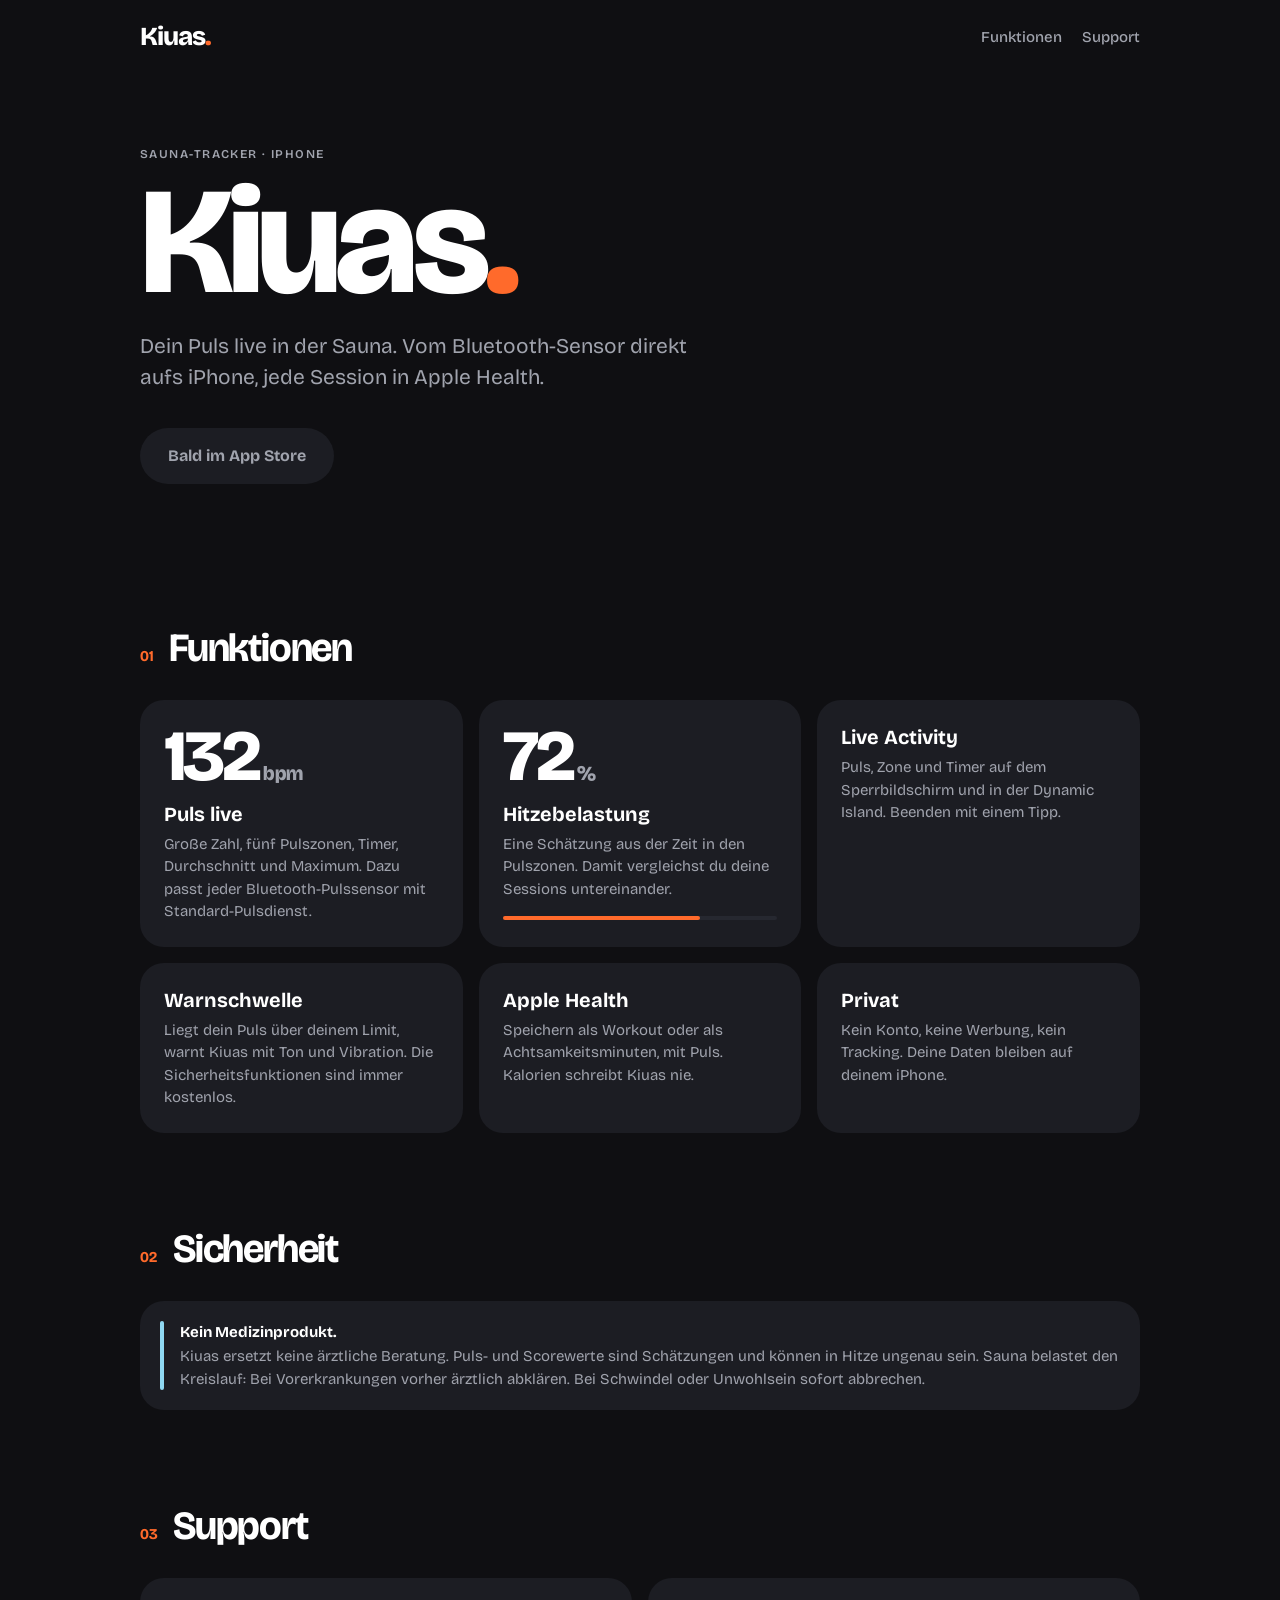
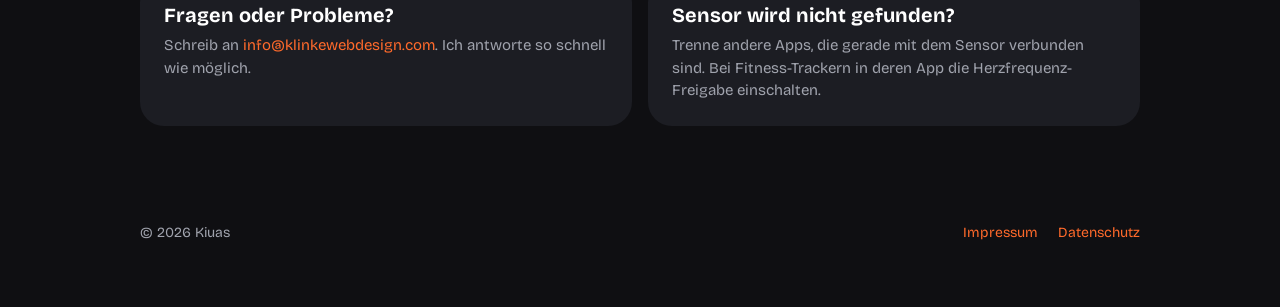
<file: index.html>
<!doctype html>
<html lang="de">
<head>
<meta charset="utf-8">
<meta name="viewport" content="width=device-width, initial-scale=1">
<title>Kiuas – Sauna-Tracker für iPhone</title>
<meta name="description" content="Kiuas zeigt dir in der Sauna deinen Puls live vom Bluetooth-Sensor, warnt dich bei zu hohem Puls und speichert jede Session in Apple Health.">
<meta name="theme-color" content="#0F0F12">
<meta property="og:title" content="Kiuas – Sauna-Tracker für iPhone">
<meta property="og:description" content="Puls live in der Sauna. Mit Live Activity, Warnschwelle und Apple Health.">
<meta property="og:image" content="assets/icon.png">
<link rel="icon" href="assets/favicon.png">
<link rel="apple-touch-icon" href="assets/apple-touch-icon.png">
<link rel="stylesheet" href="assets/style.css">
</head>
<body>
<div class="wrap">
  <nav>
    <a class="logo" href="./">Kiuas<span>.</span></a>
    <div class="links">
      <a href="#funktionen">Funktionen</a>
      <a href="#support">Support</a>
    </div>
  </nav>

  <header class="hero">
    <div class="label">Sauna-Tracker · iPhone</div>
    <h1>Kiuas<span class="dot">.</span></h1>
    <p class="lead">Dein Puls live in der Sauna. Vom Bluetooth-Sensor direkt aufs iPhone, jede Session in Apple Health.</p>
    <span class="btn soon" aria-disabled="true">Bald im App Store</span>
  </header>

  <section id="funktionen">
    <h2><span class="num">01</span>Funktionen</h2>
    <div class="grid">
      <div class="card">
        <div class="big">132<span style="font-size:20px;color:var(--text-2);letter-spacing:0"> bpm</span></div>
        <h3>Puls live</h3>
        <p>Große Zahl, fünf Pulszonen, Timer, Durchschnitt und Maximum. Dazu passt jeder Bluetooth-Pulssensor mit Standard-Pulsdienst.</p>
      </div>
      <div class="card">
        <div class="big">72<span style="font-size:20px;color:var(--text-2);letter-spacing:0"> %</span></div>
        <h3>Hitzebelastung</h3>
        <p>Eine Schätzung aus der Zeit in den Pulszonen. Damit vergleichst du deine Sessions untereinander.</p>
        <div class="bar"><i></i></div>
      </div>
      <div class="card">
        <h3>Live Activity</h3>
        <p>Puls, Zone und Timer auf dem Sperrbildschirm und in der Dynamic Island. Beenden mit einem Tipp.</p>
      </div>
      <div class="card">
        <h3>Warnschwelle</h3>
        <p>Liegt dein Puls über deinem Limit, warnt Kiuas mit Ton und Vibration. Die Sicherheitsfunktionen sind immer kostenlos.</p>
      </div>
      <div class="card">
        <h3>Apple Health</h3>
        <p>Speichern als Workout oder als Achtsamkeitsminuten, mit Puls. Kalorien schreibt Kiuas nie.</p>
      </div>
      <div class="card">
        <h3>Privat</h3>
        <p>Kein Konto, keine Werbung, kein Tracking. Deine Daten bleiben auf deinem iPhone.</p>
      </div>
    </div>
  </section>

  <section>
    <h2><span class="num">02</span>Sicherheit</h2>
    <div class="note"><p><strong>Kein Medizinprodukt.</strong>Kiuas ersetzt keine ärztliche Beratung. Puls- und Scorewerte sind Schätzungen und können in Hitze ungenau sein. Sauna belastet den Kreislauf: Bei Vorerkrankungen vorher ärztlich abklären. Bei Schwindel oder Unwohlsein sofort abbrechen.</p></div>
  </section>

  <section id="support">
    <h2><span class="num">03</span>Support</h2>
    <div class="grid">
      <div class="card">
        <h3>Fragen oder Probleme?</h3>
        <p>Schreib an <a href="mailto:info@klinkewebdesign.com">info@klinkewebdesign.com</a>. Ich antworte so schnell wie möglich.</p>
      </div>
      <div class="card">
        <h3>Sensor wird nicht gefunden?</h3>
        <p>Trenne andere Apps, die gerade mit dem Sensor verbunden sind. Bei Fitness-Trackern in deren App die Herzfrequenz-Freigabe einschalten.</p>
      </div>
    </div>
  </section>

  <footer>
    <span>© 2026 Kiuas</span>
    <div class="links">
      <a href="impressum.html">Impressum</a>
      <a href="datenschutz.html">Datenschutz</a>
    </div>
  </footer>
</div>
</body>
</html>
</file>
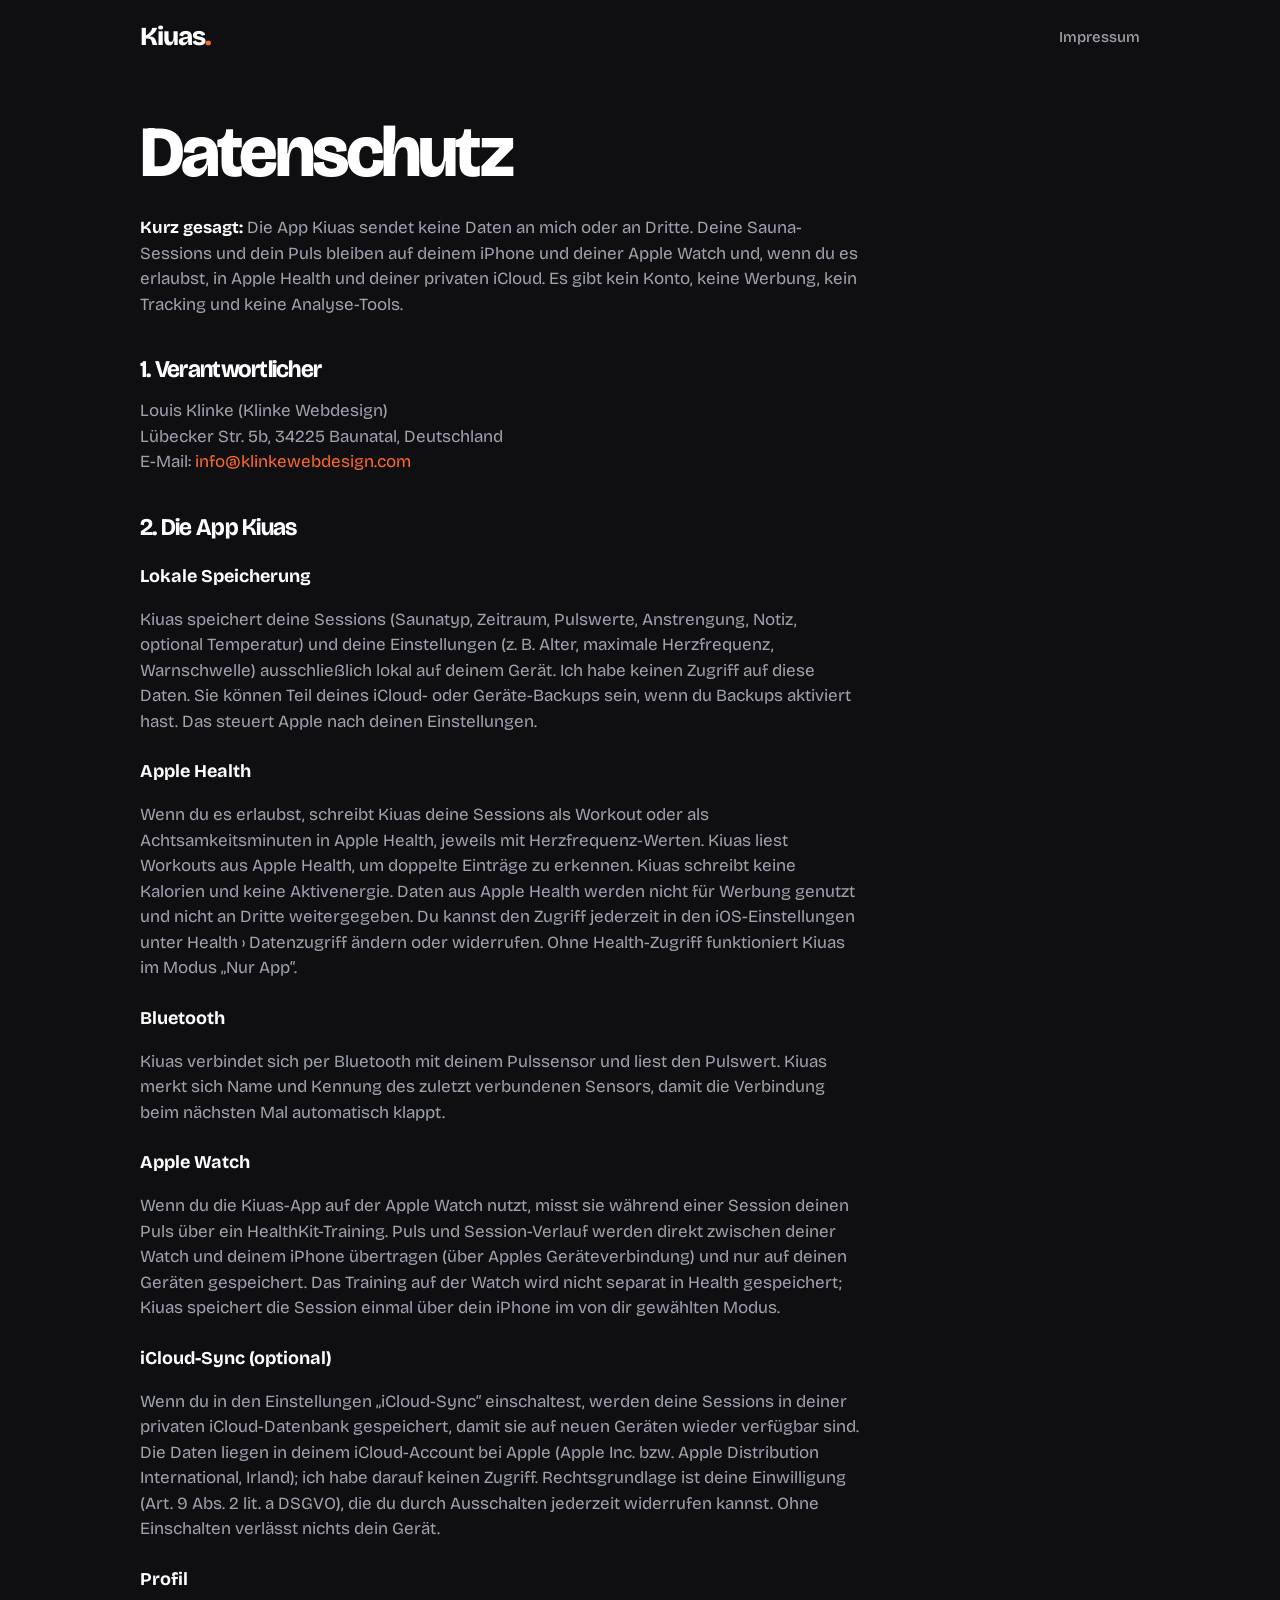
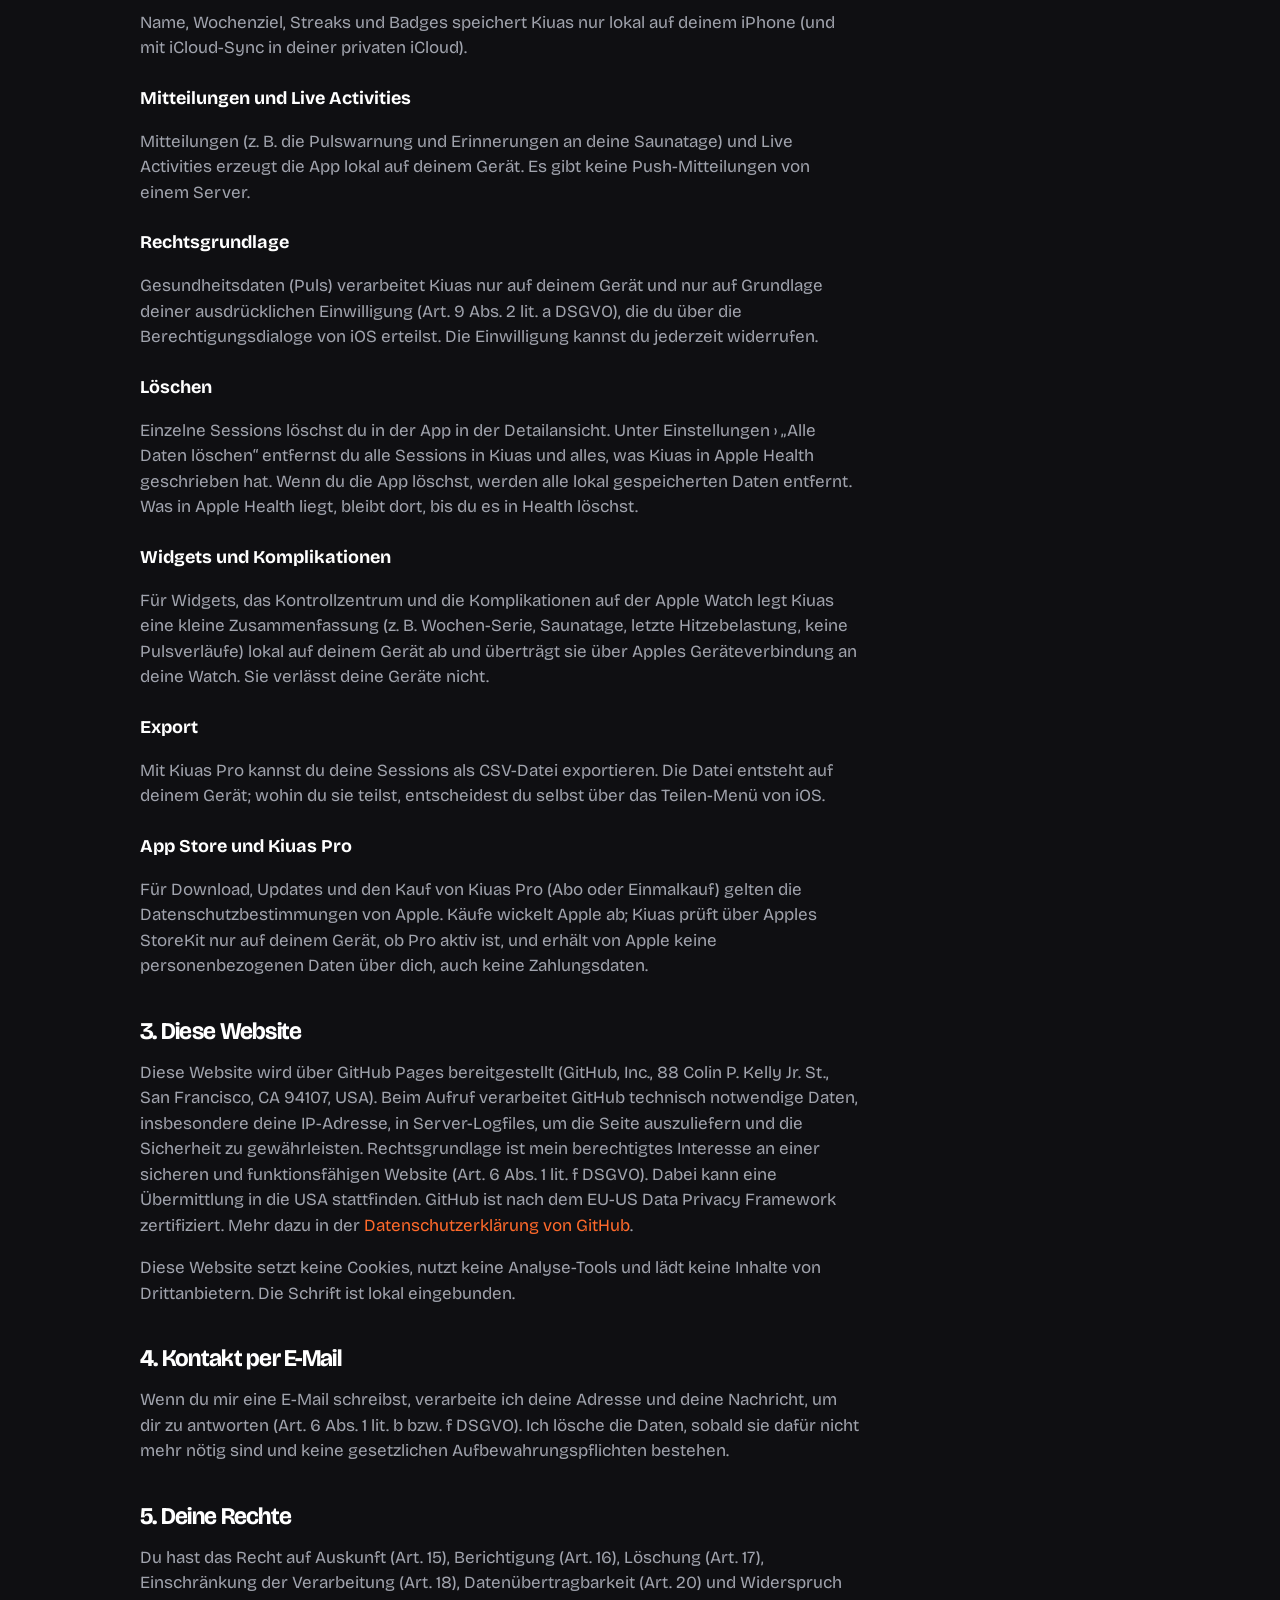
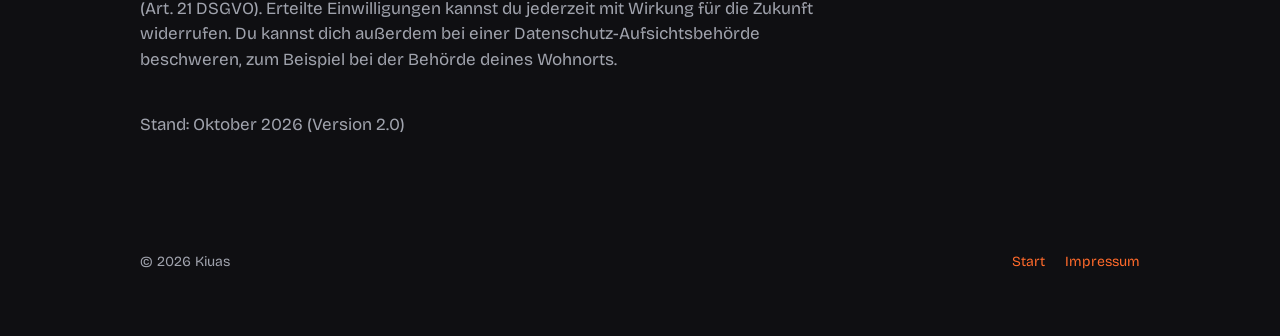
<file: datenschutz.html>
<!doctype html>
<html lang="de">
<head>
<meta charset="utf-8">
<meta name="viewport" content="width=device-width, initial-scale=1">
<title>Datenschutz – Kiuas</title>
<meta name="theme-color" content="#0F0F12">
<link rel="icon" href="assets/favicon.png">
<link rel="stylesheet" href="assets/style.css">
</head>
<body>
<div class="wrap">
  <nav>
    <a class="logo" href="./">Kiuas<span>.</span></a>
    <div class="links"><a href="impressum.html">Impressum</a></div>
  </nav>

  <main class="legal">
    <h1>Datenschutz</h1>
    <p><strong>Kurz gesagt:</strong> Die App Kiuas sendet keine Daten an mich oder an Dritte. Deine Sauna-Sessions und dein Puls bleiben auf deinem iPhone und deiner Apple Watch und, wenn du es erlaubst, in Apple Health und deiner privaten iCloud. Es gibt kein Konto, keine Werbung, kein Tracking und keine Analyse-Tools.</p>

    <h2>1. Verantwortlicher</h2>
    <p>
      Louis Klinke (Klinke Webdesign)<br>
      Lübecker Str. 5b, 34225 Baunatal, Deutschland<br>
      E-Mail: <a href="mailto:info@klinkewebdesign.com">info@klinkewebdesign.com</a>
    </p>

    <h2>2. Die App Kiuas</h2>

    <h3>Lokale Speicherung</h3>
    <p>Kiuas speichert deine Sessions (Saunatyp, Zeitraum, Pulswerte, Anstrengung, Notiz, optional Temperatur) und deine Einstellungen (z. B. Alter, maximale Herzfrequenz, Warnschwelle) ausschließlich lokal auf deinem Gerät. Ich habe keinen Zugriff auf diese Daten. Sie können Teil deines iCloud- oder Geräte-Backups sein, wenn du Backups aktiviert hast. Das steuert Apple nach deinen Einstellungen.</p>

    <h3>Apple Health</h3>
    <p>Wenn du es erlaubst, schreibt Kiuas deine Sessions als Workout oder als Achtsamkeitsminuten in Apple Health, jeweils mit Herzfrequenz-Werten. Kiuas liest Workouts aus Apple Health, um doppelte Einträge zu erkennen. Kiuas schreibt keine Kalorien und keine Aktivenergie. Daten aus Apple Health werden nicht für Werbung genutzt und nicht an Dritte weitergegeben. Du kannst den Zugriff jederzeit in den iOS-Einstellungen unter Health › Datenzugriff ändern oder widerrufen. Ohne Health-Zugriff funktioniert Kiuas im Modus „Nur App“.</p>

    <h3>Bluetooth</h3>
    <p>Kiuas verbindet sich per Bluetooth mit deinem Pulssensor und liest den Pulswert. Kiuas merkt sich Name und Kennung des zuletzt verbundenen Sensors, damit die Verbindung beim nächsten Mal automatisch klappt.</p>

    <h3>Apple Watch</h3>
    <p>Wenn du die Kiuas-App auf der Apple Watch nutzt, misst sie während einer Session deinen Puls über ein HealthKit-Training. Puls und Session-Verlauf werden direkt zwischen deiner Watch und deinem iPhone übertragen (über Apples Geräteverbindung) und nur auf deinen Geräten gespeichert. Das Training auf der Watch wird nicht separat in Health gespeichert; Kiuas speichert die Session einmal über dein iPhone im von dir gewählten Modus.</p>

    <h3>iCloud-Sync (optional)</h3>
    <p>Wenn du in den Einstellungen „iCloud-Sync“ einschaltest, werden deine Sessions in deiner privaten iCloud-Datenbank gespeichert, damit sie auf neuen Geräten wieder verfügbar sind. Die Daten liegen in deinem iCloud-Account bei Apple (Apple Inc. bzw. Apple Distribution International, Irland); ich habe darauf keinen Zugriff. Rechtsgrundlage ist deine Einwilligung (Art. 9 Abs. 2 lit. a DSGVO), die du durch Ausschalten jederzeit widerrufen kannst. Ohne Einschalten verlässt nichts dein Gerät.</p>

    <h3>Profil</h3>
    <p>Name, Wochenziel, Streaks und Badges speichert Kiuas nur lokal auf deinem iPhone (und mit iCloud-Sync in deiner privaten iCloud).</p>

    <h3>Mitteilungen und Live Activities</h3>
    <p>Mitteilungen (z. B. die Pulswarnung und Erinnerungen an deine Saunatage) und Live Activities erzeugt die App lokal auf deinem Gerät. Es gibt keine Push-Mitteilungen von einem Server.</p>

    <h3>Rechtsgrundlage</h3>
    <p>Gesundheitsdaten (Puls) verarbeitet Kiuas nur auf deinem Gerät und nur auf Grundlage deiner ausdrücklichen Einwilligung (Art. 9 Abs. 2 lit. a DSGVO), die du über die Berechtigungsdialoge von iOS erteilst. Die Einwilligung kannst du jederzeit widerrufen.</p>

    <h3>Löschen</h3>
    <p>Einzelne Sessions löschst du in der App in der Detailansicht. Unter Einstellungen › „Alle Daten löschen“ entfernst du alle Sessions in Kiuas und alles, was Kiuas in Apple Health geschrieben hat. Wenn du die App löschst, werden alle lokal gespeicherten Daten entfernt. Was in Apple Health liegt, bleibt dort, bis du es in Health löschst.</p>

    <h3>Widgets und Komplikationen</h3>
    <p>Für Widgets, das Kontrollzentrum und die Komplikationen auf der Apple Watch legt Kiuas eine kleine Zusammenfassung (z. B. Wochen-Serie, Saunatage, letzte Hitzebelastung, keine Pulsverläufe) lokal auf deinem Gerät ab und überträgt sie über Apples Geräteverbindung an deine Watch. Sie verlässt deine Geräte nicht.</p>

    <h3>Export</h3>
    <p>Mit Kiuas Pro kannst du deine Sessions als CSV-Datei exportieren. Die Datei entsteht auf deinem Gerät; wohin du sie teilst, entscheidest du selbst über das Teilen-Menü von iOS.</p>

    <h3>App Store und Kiuas Pro</h3>
    <p>Für Download, Updates und den Kauf von Kiuas Pro (Abo oder Einmalkauf) gelten die Datenschutzbestimmungen von Apple. Käufe wickelt Apple ab; Kiuas prüft über Apples StoreKit nur auf deinem Gerät, ob Pro aktiv ist, und erhält von Apple keine personenbezogenen Daten über dich, auch keine Zahlungsdaten.</p>

    <h2>3. Diese Website</h2>
    <p>Diese Website wird über GitHub Pages bereitgestellt (GitHub, Inc., 88 Colin P. Kelly Jr. St., San Francisco, CA 94107, USA). Beim Aufruf verarbeitet GitHub technisch notwendige Daten, insbesondere deine IP-Adresse, in Server-Logfiles, um die Seite auszuliefern und die Sicherheit zu gewährleisten. Rechtsgrundlage ist mein berechtigtes Interesse an einer sicheren und funktionsfähigen Website (Art. 6 Abs. 1 lit. f DSGVO). Dabei kann eine Übermittlung in die USA stattfinden. GitHub ist nach dem EU-US Data Privacy Framework zertifiziert. Mehr dazu in der <a href="https://docs.github.com/de/site-policy/privacy-policies/github-general-privacy-statement" rel="noopener">Datenschutzerklärung von GitHub</a>.</p>
    <p>Diese Website setzt keine Cookies, nutzt keine Analyse-Tools und lädt keine Inhalte von Drittanbietern. Die Schrift ist lokal eingebunden.</p>

    <h2>4. Kontakt per E-Mail</h2>
    <p>Wenn du mir eine E-Mail schreibst, verarbeite ich deine Adresse und deine Nachricht, um dir zu antworten (Art. 6 Abs. 1 lit. b bzw. f DSGVO). Ich lösche die Daten, sobald sie dafür nicht mehr nötig sind und keine gesetzlichen Aufbewahrungspflichten bestehen.</p>

    <h2>5. Deine Rechte</h2>
    <p>Du hast das Recht auf Auskunft (Art. 15), Berichtigung (Art. 16), Löschung (Art. 17), Einschränkung der Verarbeitung (Art. 18), Datenübertragbarkeit (Art. 20) und Widerspruch (Art. 21 DSGVO). Erteilte Einwilligungen kannst du jederzeit mit Wirkung für die Zukunft widerrufen. Du kannst dich außerdem bei einer Datenschutz-Aufsichtsbehörde beschweren, zum Beispiel bei der Behörde deines Wohnorts.</p>

    <p style="margin-top:40px">Stand: Oktober 2026 (Version 2.0)</p>
  </main>

  <footer>
    <span>© 2026 Kiuas</span>
    <div class="links"><a href="./">Start</a><a href="impressum.html">Impressum</a></div>
  </footer>
</div>
</body>
</html>
</file>
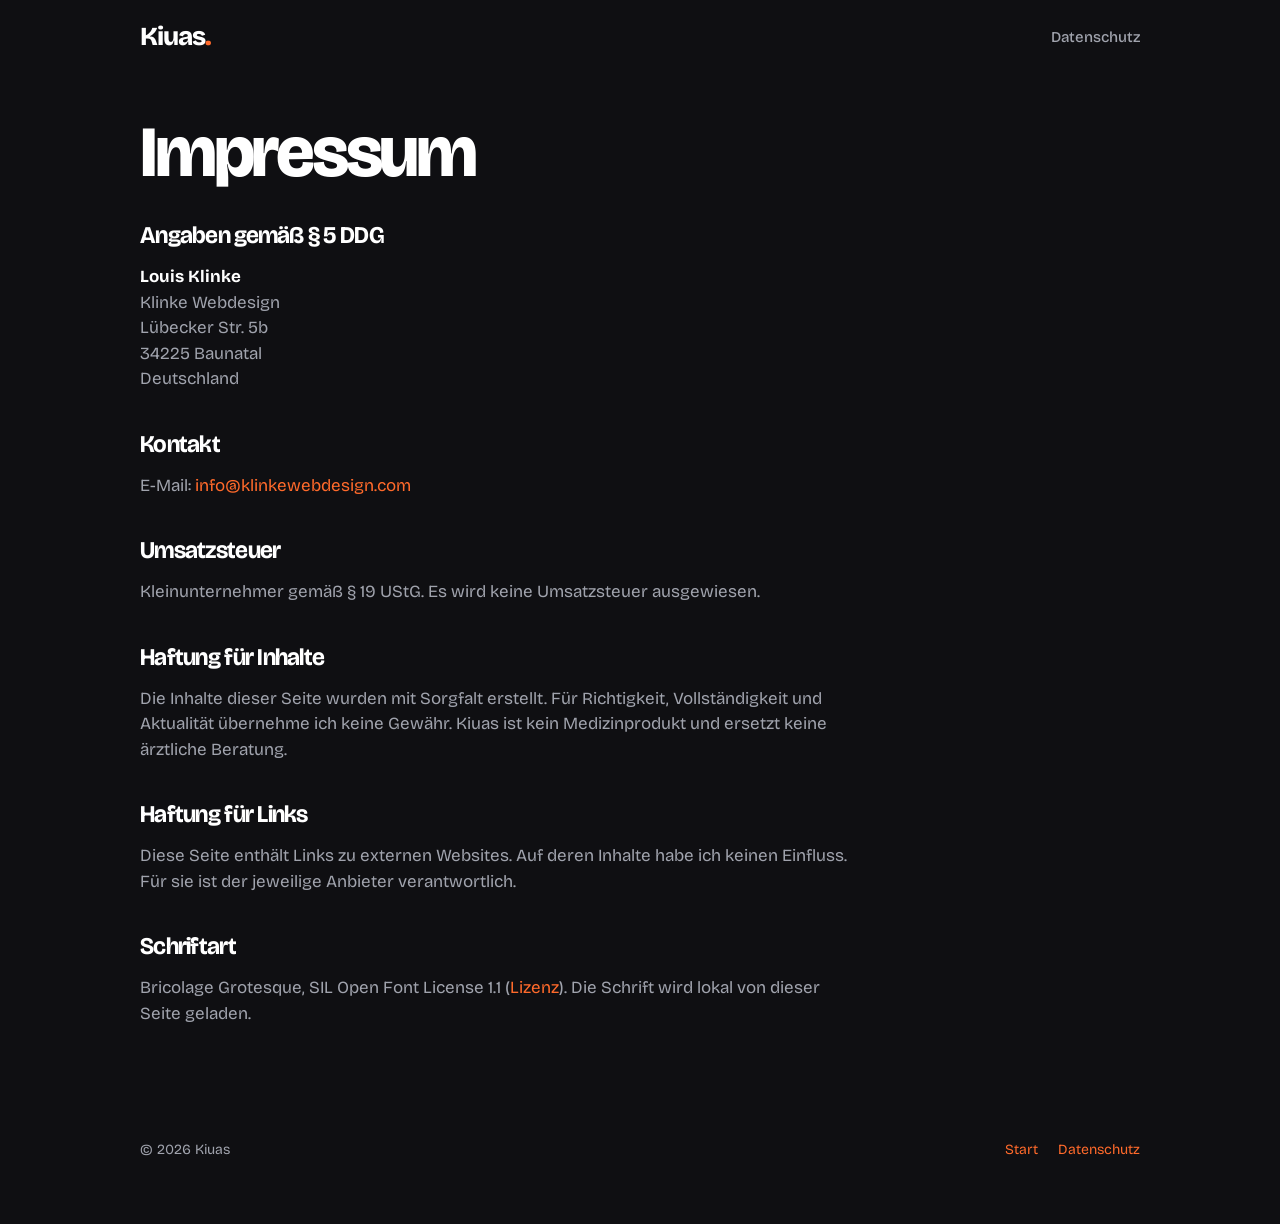
<file: impressum.html>
<!doctype html>
<html lang="de">
<head>
<meta charset="utf-8">
<meta name="viewport" content="width=device-width, initial-scale=1">
<title>Impressum – Kiuas</title>
<meta name="robots" content="noindex">
<meta name="theme-color" content="#0F0F12">
<link rel="icon" href="assets/favicon.png">
<link rel="stylesheet" href="assets/style.css">
</head>
<body>
<div class="wrap">
  <nav>
    <a class="logo" href="./">Kiuas<span>.</span></a>
    <div class="links"><a href="datenschutz.html">Datenschutz</a></div>
  </nav>

  <main class="legal">
    <h1>Impressum</h1>

    <h2>Angaben gemäß § 5 DDG</h2>
    <p>
      <strong>Louis Klinke</strong><br>
      Klinke Webdesign<br>
      Lübecker Str. 5b<br>
      34225 Baunatal<br>
      Deutschland
    </p>

    <h2>Kontakt</h2>
    <p>E-Mail: <a href="mailto:info@klinkewebdesign.com">info@klinkewebdesign.com</a></p>

    <h2>Umsatzsteuer</h2>
    <p>Kleinunternehmer gemäß § 19 UStG. Es wird keine Umsatzsteuer ausgewiesen.</p>

    <h2>Haftung für Inhalte</h2>
    <p>Die Inhalte dieser Seite wurden mit Sorgfalt erstellt. Für Richtigkeit, Vollständigkeit und Aktualität übernehme ich keine Gewähr. Kiuas ist kein Medizinprodukt und ersetzt keine ärztliche Beratung.</p>

    <h2>Haftung für Links</h2>
    <p>Diese Seite enthält Links zu externen Websites. Auf deren Inhalte habe ich keinen Einfluss. Für sie ist der jeweilige Anbieter verantwortlich.</p>

    <h2>Schriftart</h2>
    <p>Bricolage Grotesque, SIL Open Font License 1.1 (<a href="assets/BricolageGrotesque-OFL.txt">Lizenz</a>). Die Schrift wird lokal von dieser Seite geladen.</p>
  </main>

  <footer>
    <span>© 2026 Kiuas</span>
    <div class="links"><a href="./">Start</a><a href="datenschutz.html">Datenschutz</a></div>
  </footer>
</div>
</body>
</html>
</file>
<file: assets/style.css>
@font-face {
  font-family: "Bricolage Grotesque";
  src: url("BricolageGrotesque.ttf") format("truetype");
  font-weight: 200 800;
  font-display: swap;
}

:root {
  --bg: #0F0F12;
  --card: #1C1D23;
  --card-2: #262830;
  --ink: #F4EFEA;
  --text: #FFFFFF;
  --text-2: #A0A3AD;
  --glut: #FF6A2B;
  --eis: #8FD8F2;
  --f: "Bricolage Grotesque", -apple-system, system-ui, sans-serif;
}

* { box-sizing: border-box; }

html { -webkit-text-size-adjust: 100%; }

body {
  margin: 0;
  background: var(--bg);
  color: var(--text);
  font: 400 17px/1.5 var(--f);
  -webkit-font-smoothing: antialiased;
}

a { color: var(--glut); text-decoration: none; }
a:hover { color: var(--text); }

.wrap { max-width: 1040px; margin: 0 auto; padding: 0 20px; }

nav { display: flex; justify-content: space-between; align-items: center; padding: 24px 0; }
.logo { font: 800 26px/1 var(--f); letter-spacing: -0.04em; color: var(--text); }
.logo span, .dot { color: var(--glut); }
nav .links { display: flex; gap: 20px; font-weight: 500; font-size: 15px; }
nav .links a { color: var(--text-2); }
nav .links a:hover { color: var(--text); }

.hero { padding: 72px 0 96px; }
.label { font: 600 12px/16px var(--f); letter-spacing: 0.12em; color: var(--text-2); text-transform: uppercase; }
h1 {
  margin: 16px 0 24px;
  font: 800 clamp(64px, 14vw, 152px)/0.85 var(--f);
  font-variation-settings: "opsz" 96;
  letter-spacing: -0.045em;
}
.lead { max-width: 560px; font-size: 21px; line-height: 1.45; color: var(--text-2); margin: 0 0 36px; }

.btn {
  display: inline-flex; align-items: center; gap: 10px;
  height: 56px; padding: 0 28px; border-radius: 999px;
  background: var(--ink); color: var(--bg); font-weight: 700; font-size: 16px;
}
.btn:hover { color: var(--bg); opacity: 0.9; }
.btn.soon { background: var(--card); color: var(--text-2); cursor: default; }

section { padding: 48px 0; }
h2 {
  display: flex; align-items: baseline; gap: 16px;
  margin: 0 0 32px; font: 700 40px/1 var(--f);
  font-variation-settings: "opsz" 96; letter-spacing: -0.03em;
}
h2 .num { font-size: 15px; color: var(--glut); letter-spacing: 0; }

.grid { display: grid; grid-template-columns: repeat(auto-fit, minmax(min(100%, 280px), 1fr)); gap: 16px; }
.card { background: var(--card); border-radius: 24px; padding: 24px; }
.card h3 { margin: 0 0 6px; font: 700 20px/1.3 var(--f); }
.card p { margin: 0; color: var(--text-2); font-size: 15px; }
.big { font: 800 72px/0.9 var(--f); font-variation-settings: "opsz" 96; letter-spacing: -0.04em; margin-bottom: 12px; }
.bar { height: 4px; border-radius: 2px; background: var(--card-2); margin-top: 16px; }
.bar i { display: block; height: 100%; width: 72%; border-radius: 2px; background: var(--glut); }

.note { display: flex; gap: 16px; background: var(--card); border-radius: 24px; padding: 20px; }
.note::before { content: ""; flex: none; width: 4px; border-radius: 2px; background: var(--eis); }
.note p { margin: 0; color: var(--text-2); font-size: 15px; }
.note strong { color: var(--text); display: block; margin-bottom: 2px; }

footer { padding: 48px 0 64px; color: var(--text-2); font-size: 14px; display: flex; flex-wrap: wrap; gap: 8px 24px; justify-content: space-between; }
footer .links { display: flex; gap: 20px; }

/* Legal pages */
.legal { max-width: 720px; padding: 32px 0 48px; }
.legal h1 { font-size: clamp(44px, 9vw, 72px); margin-bottom: 32px; }
.legal h2 { font-size: 24px; margin: 40px 0 12px; display: block; }
.legal h3 { font-size: 18px; margin: 24px 0 8px; }
.legal p, .legal li { color: var(--text-2); }
.legal strong { color: var(--text); }
.legal .placeholder { color: var(--glut); font-weight: 700; }

@media (max-width: 560px) {
  nav .links { gap: 14px; font-size: 14px; }
  .hero { padding: 40px 0 64px; }
  h2 { font-size: 32px; }
}
</file>
